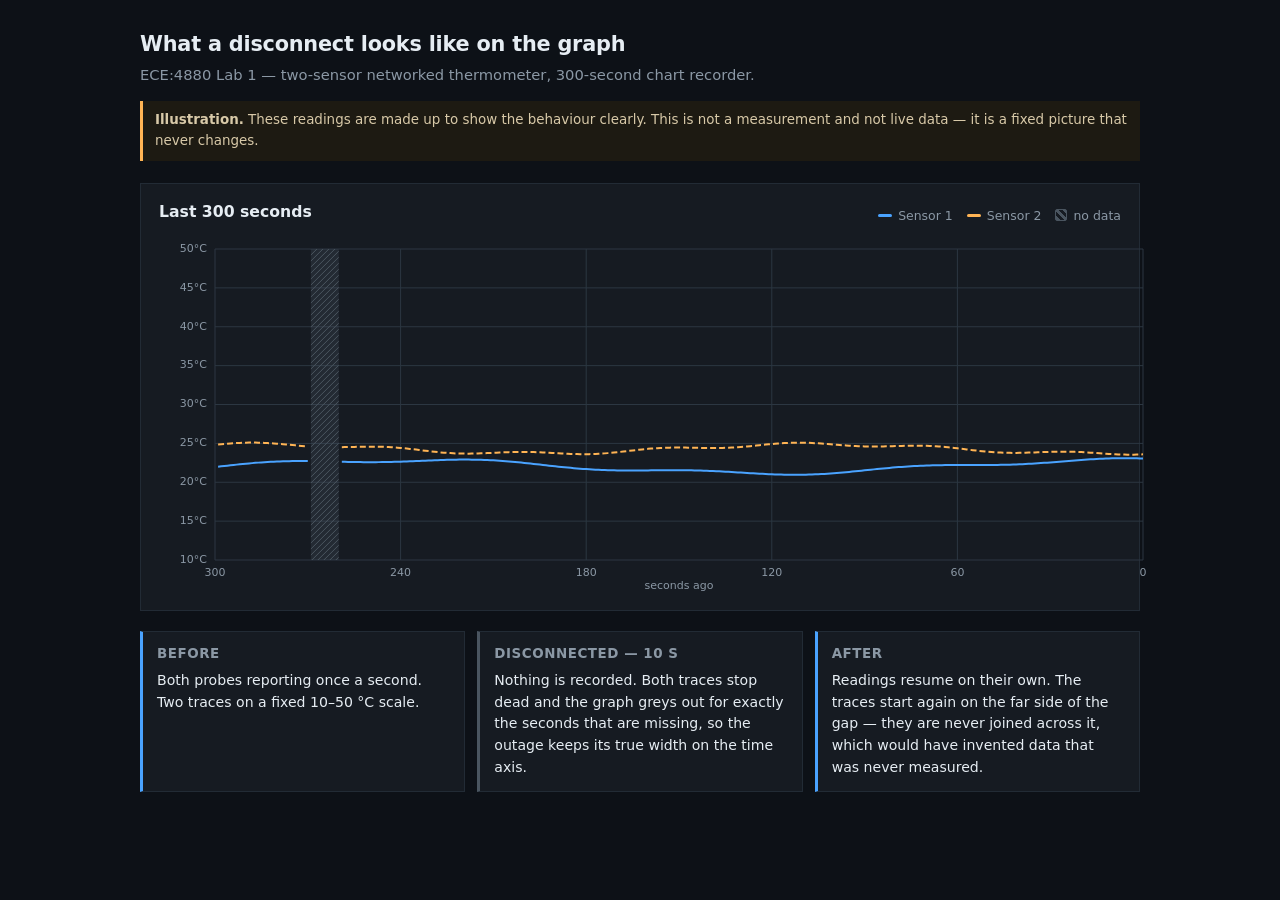
<file: docs/disconnect-demo.html>
<!DOCTYPE html>
<html lang="en">
<head>
<meta charset="utf-8">
<meta name="viewport" content="width=device-width, initial-scale=1">
<title>Disconnect on the graph — ECE:4880 Lab 1</title>
<style>
  :root {
    --bg: #0d1117;
    --card: #161b22;
    --line: #222b35;
    --ink: #e6edf3;
    --ink-dim: #8b98a5;
    --s1: #4aa3ff;
    --s2: #ffb454;
    --missing: #4a5560;
  }
  * { box-sizing: border-box; }
  body {
    margin: 0; background: var(--bg); color: var(--ink);
    font: 15px/1.55 system-ui, -apple-system, "Segoe UI", sans-serif;
  }
  .wrap { max-width: 1040px; margin: 0 auto; padding-inline: 20px; padding-block: 28px 56px; }
  h1 { font-size: 1.3rem; margin: 0 0 4px; letter-spacing: -.01em; }
  .sub { color: var(--ink-dim); margin: 0 0 6px; font-size: .92rem; }
  .note {
    border-left: 3px solid var(--s2); background: #1d1a12; color: #d8c9a8;
    padding: 9px 12px; font-size: .84rem; margin: 14px 0 22px;
  }
  .card { background: var(--card); border: 1px solid var(--line); padding: 16px 18px; }
  .card-head { display: flex; flex-wrap: wrap; gap: 12px; align-items: baseline; justify-content: space-between; margin-bottom: 10px; }
  .card-head h2 { font-size: .98rem; margin: 0; font-weight: 600; }
  .legend { display: flex; flex-wrap: wrap; gap: 14px; font-size: .78rem; color: var(--ink-dim); }
  .key { display: inline-flex; align-items: center; gap: 6px; }
  .sw { width: 14px; height: 3px; border-radius: 2px; display: inline-block; }
  .sw.s1 { background: var(--s1); }
  .sw.s2 { background: var(--s2); }
  .sw.miss {
    height: 12px; width: 12px; border-radius: 2px; border: 1px solid var(--missing);
    background: repeating-linear-gradient(45deg, var(--missing) 0 3px, transparent 3px 6px);
  }
  canvas { width: 100%; height: auto; display: block; }
  .steps { display: grid; grid-template-columns: repeat(auto-fit, minmax(220px, 1fr)); gap: 12px; margin-top: 20px; }
  .step { background: var(--card); border: 1px solid var(--line); border-left: 3px solid var(--s1); padding: 12px 14px; }
  .step:nth-child(2) { border-left-color: var(--missing); }
  .step:nth-child(3) { border-left-color: var(--s1); }
  .step h3 { margin: 0 0 5px; font-size: .84rem; letter-spacing: .04em; text-transform: uppercase; color: var(--ink-dim); font-weight: 600; }
  .step p { margin: 0; font-size: .88rem; color: var(--ink); }
</style>
</head>
<body>
<div class="wrap">

  <h1>What a disconnect looks like on the graph</h1>
  <p class="sub">ECE:4880 Lab 1 &mdash; two-sensor networked thermometer, 300-second chart recorder.</p>

  <div class="note">
    <strong>Illustration.</strong> These readings are made up to show the behaviour clearly. This is
    not a measurement and not live data &mdash; it is a fixed picture that never changes.
  </div>

  <div class="card">
    <div class="card-head">
      <h2>Last 300 seconds</h2>
      <div class="legend">
        <span class="key"><i class="sw s1"></i>Sensor 1</span>
        <span class="key"><i class="sw s2"></i>Sensor 2</span>
        <span class="key"><i class="sw miss"></i>no data</span>
      </div>
    </div>
    <canvas id="chart" width="1200" height="430"></canvas>
  </div>

  <div class="steps">
    <div class="step">
      <h3>Before</h3>
      <p>Both probes reporting once a second. Two traces on a fixed 10&ndash;50&nbsp;&deg;C scale.</p>
    </div>
    <div class="step">
      <h3>Disconnected &mdash; 10 s</h3>
      <p>Nothing is recorded. Both traces stop dead and the graph greys out for exactly the seconds
         that are missing, so the outage keeps its true width on the time axis.</p>
    </div>
    <div class="step">
      <h3>After</h3>
      <p>Readings resume on their own. The traces start again on the far side of the gap &mdash; they
         are never joined across it, which would have invented data that was never measured.</p>
    </div>
  </div>

</div>

<script>
// --- the fixed data -------------------------------------------------------
// 300 samples, one per second. Index 0 is 300 s ago, index 299 is "now".
const N = 300;
const GAP_START = 30;   // seconds into the window
const GAP_LEN   = 10;   // the disconnect

const s1 = [], s2 = [];
for (let i = 0; i < N; i++) {
  const inGap = i >= GAP_START && i < GAP_START + GAP_LEN;
  if (inGap) { s1.push(null); s2.push(null); continue; }
  s1.push(22.0 + 0.85 * Math.sin(i / 37) + 0.25 * Math.sin(i / 11));
  s2.push(24.3 + 0.60 * Math.sin(i / 29 + 1.2) + 0.20 * Math.sin(i / 7));
}

// --- drawing --------------------------------------------------------------
const Y_MIN = 10, Y_MAX = 50, WINDOW_S = 300;
const COLORS = { s1: '#4aa3ff', s2: '#ffb454', grid: '#2c3742', axis: '#8b98a5', missing: '#4a5560' };

const canvas = document.getElementById('chart');
const ctx = canvas.getContext('2d');

function draw() {
  const dpr = window.devicePixelRatio || 1;
  const w = canvas.parentElement.clientWidth;
  const h = Math.max(280, Math.round(w * 0.36));
  canvas.width = Math.round(w * dpr);
  canvas.height = Math.round(h * dpr);
  canvas.style.width = w + 'px';          // keep the drawing from being squashed
  canvas.style.height = h + 'px';
  ctx.setTransform(dpr, 0, 0, dpr, 0, 0);

  const left = 56, right = w - 14, top = 14, bottom = h - 34;
  const plotW = right - left, plotH = bottom - top;

  ctx.clearRect(0, 0, w, h);

  const yOf = (c) => bottom - ((Math.min(Y_MAX, Math.max(Y_MIN, c)) - Y_MIN) / (Y_MAX - Y_MIN)) * plotH;
  const xAt = (i) => left + (1 - ((N - 1 - i) / WINDOW_S)) * plotW;

  // grid + axes
  ctx.font = '11px system-ui, sans-serif';
  ctx.strokeStyle = COLORS.grid;
  ctx.fillStyle = COLORS.axis;
  ctx.lineWidth = 1;
  ctx.textAlign = 'right';
  ctx.textBaseline = 'middle';
  for (let c = Y_MIN; c <= Y_MAX; c += 5) {
    const y = yOf(c);
    ctx.beginPath(); ctx.moveTo(left, y); ctx.lineTo(right, y); ctx.stroke();
    ctx.fillText(c + '°C', left - 8, y);
  }
  ctx.textAlign = 'center';
  ctx.textBaseline = 'top';
  for (let s = WINDOW_S; s >= 0; s -= 60) {
    const x = left + (1 - s / WINDOW_S) * plotW;
    ctx.beginPath(); ctx.moveTo(x, top); ctx.lineTo(x, bottom); ctx.stroke();
    ctx.fillText(String(s), x, bottom + 8);
  }
  ctx.fillText('seconds ago', (left + right) / 2, bottom + 21);

  // the grey band, drawn only where no sensor has a reading
  ctx.save();
  ctx.beginPath(); ctx.rect(left, top, plotW, plotH); ctx.clip();
  let runStart = null;
  for (let i = 0; i <= N; i++) {
    const blank = i < N && s1[i] === null && s2[i] === null;
    if (blank && runStart === null) runStart = i;
    if (!blank && runStart !== null) {
      const xa = xAt(runStart), xb = xAt(i - 1), width = Math.max(2, xb - xa);
      ctx.fillStyle = 'rgba(74, 85, 96, 0.28)';
      ctx.fillRect(xa, top, width, plotH);
      ctx.save();
      ctx.beginPath(); ctx.rect(xa, top, width, plotH); ctx.clip();
      ctx.strokeStyle = COLORS.missing;
      for (let d = -plotH; d < width; d += 6) {
        ctx.beginPath();
        ctx.moveTo(xa + d, top + plotH);
        ctx.lineTo(xa + d + plotH, top);
        ctx.stroke();
      }
      ctx.restore();
      runStart = null;
    }
  }
  ctx.restore();

  // traces, broken wherever data is missing
  [[s1, COLORS.s1, []], [s2, COLORS.s2, [6, 3]]].forEach(([vals, color, dash]) => {
    ctx.save();
    ctx.beginPath(); ctx.rect(left, top, plotW, plotH); ctx.clip();
    ctx.strokeStyle = color;
    ctx.lineWidth = 2;
    ctx.lineJoin = 'round';
    ctx.setLineDash(dash);
    ctx.beginPath();
    let drawing = false;
    for (let i = 0; i < N; i++) {
      const v = vals[i];
      if (v === null) { drawing = false; continue; }
      const x = xAt(i), y = yOf(v);
      if (!drawing) { ctx.moveTo(x, y); drawing = true; } else { ctx.lineTo(x, y); }
    }
    ctx.stroke();
    ctx.setLineDash([]);
    ctx.restore();
  });
}

draw();
addEventListener('resize', draw);
</script>
</body>
</html>
</file>
